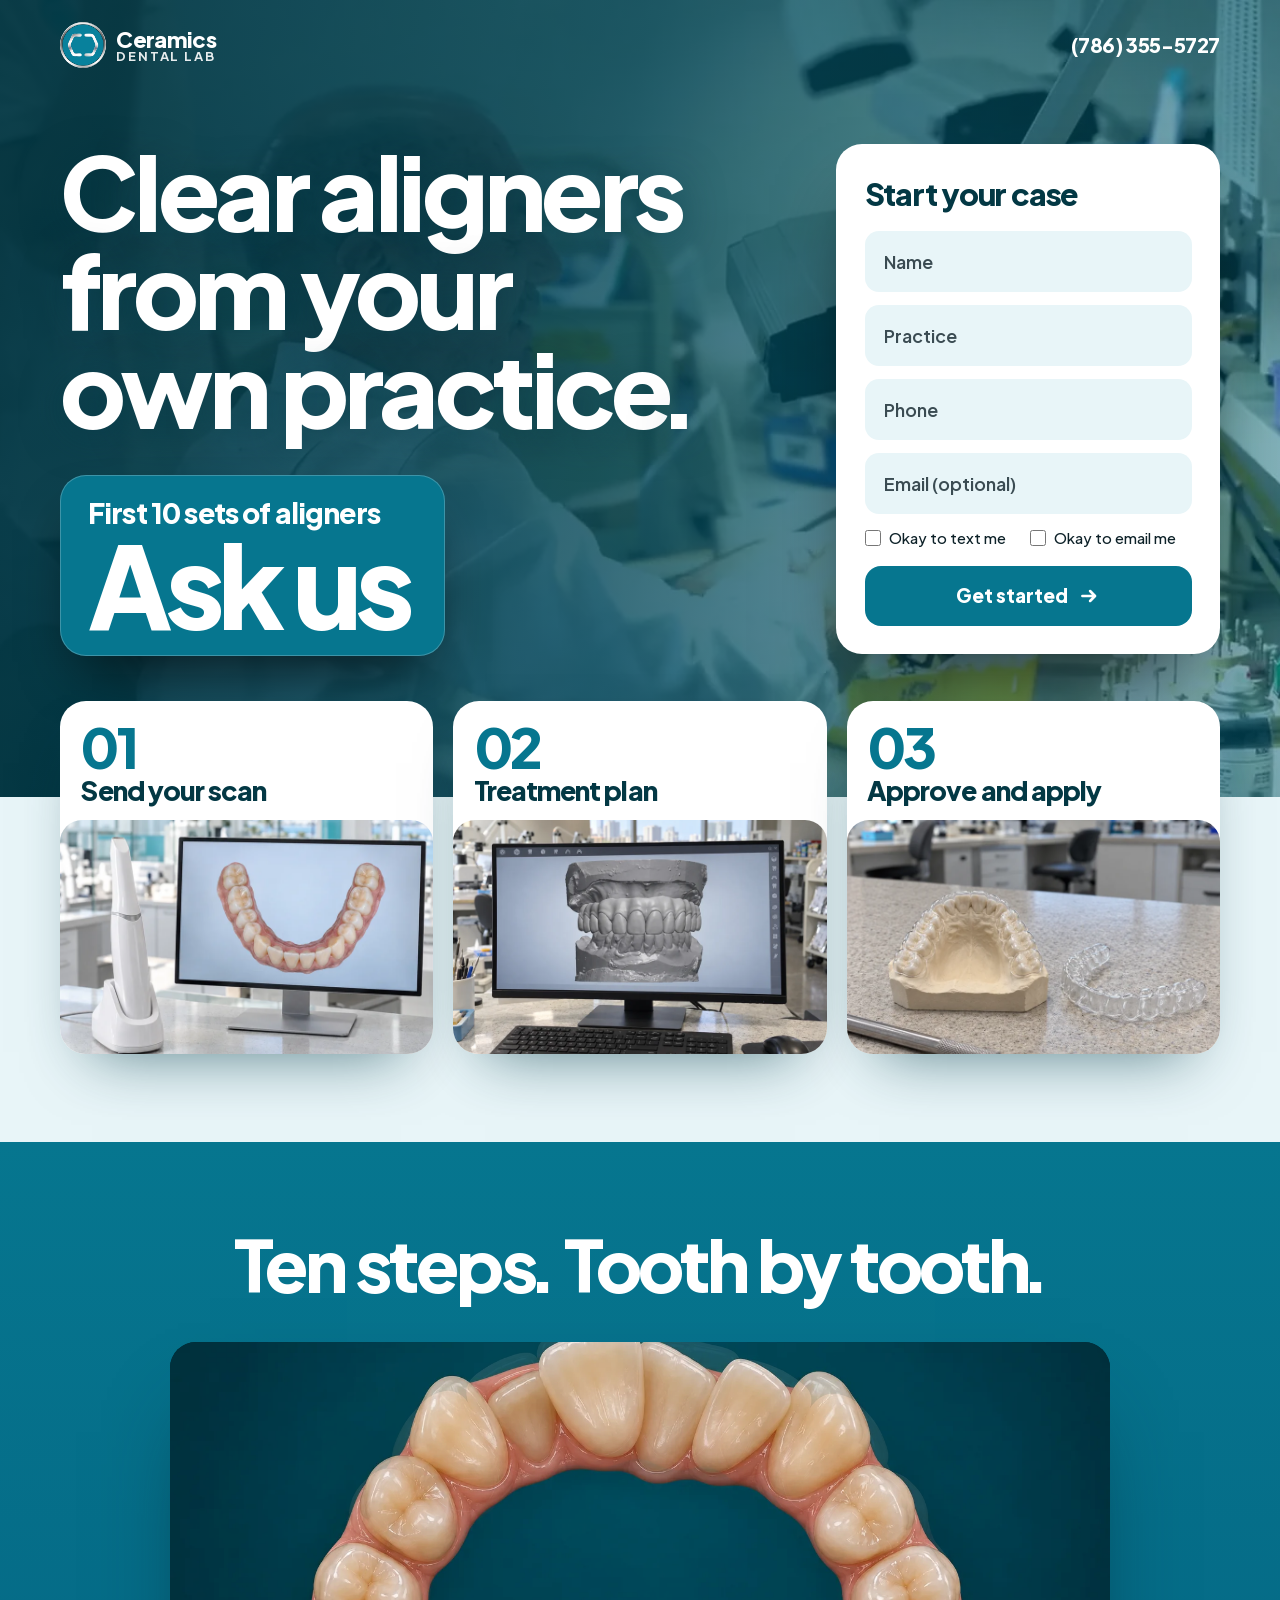
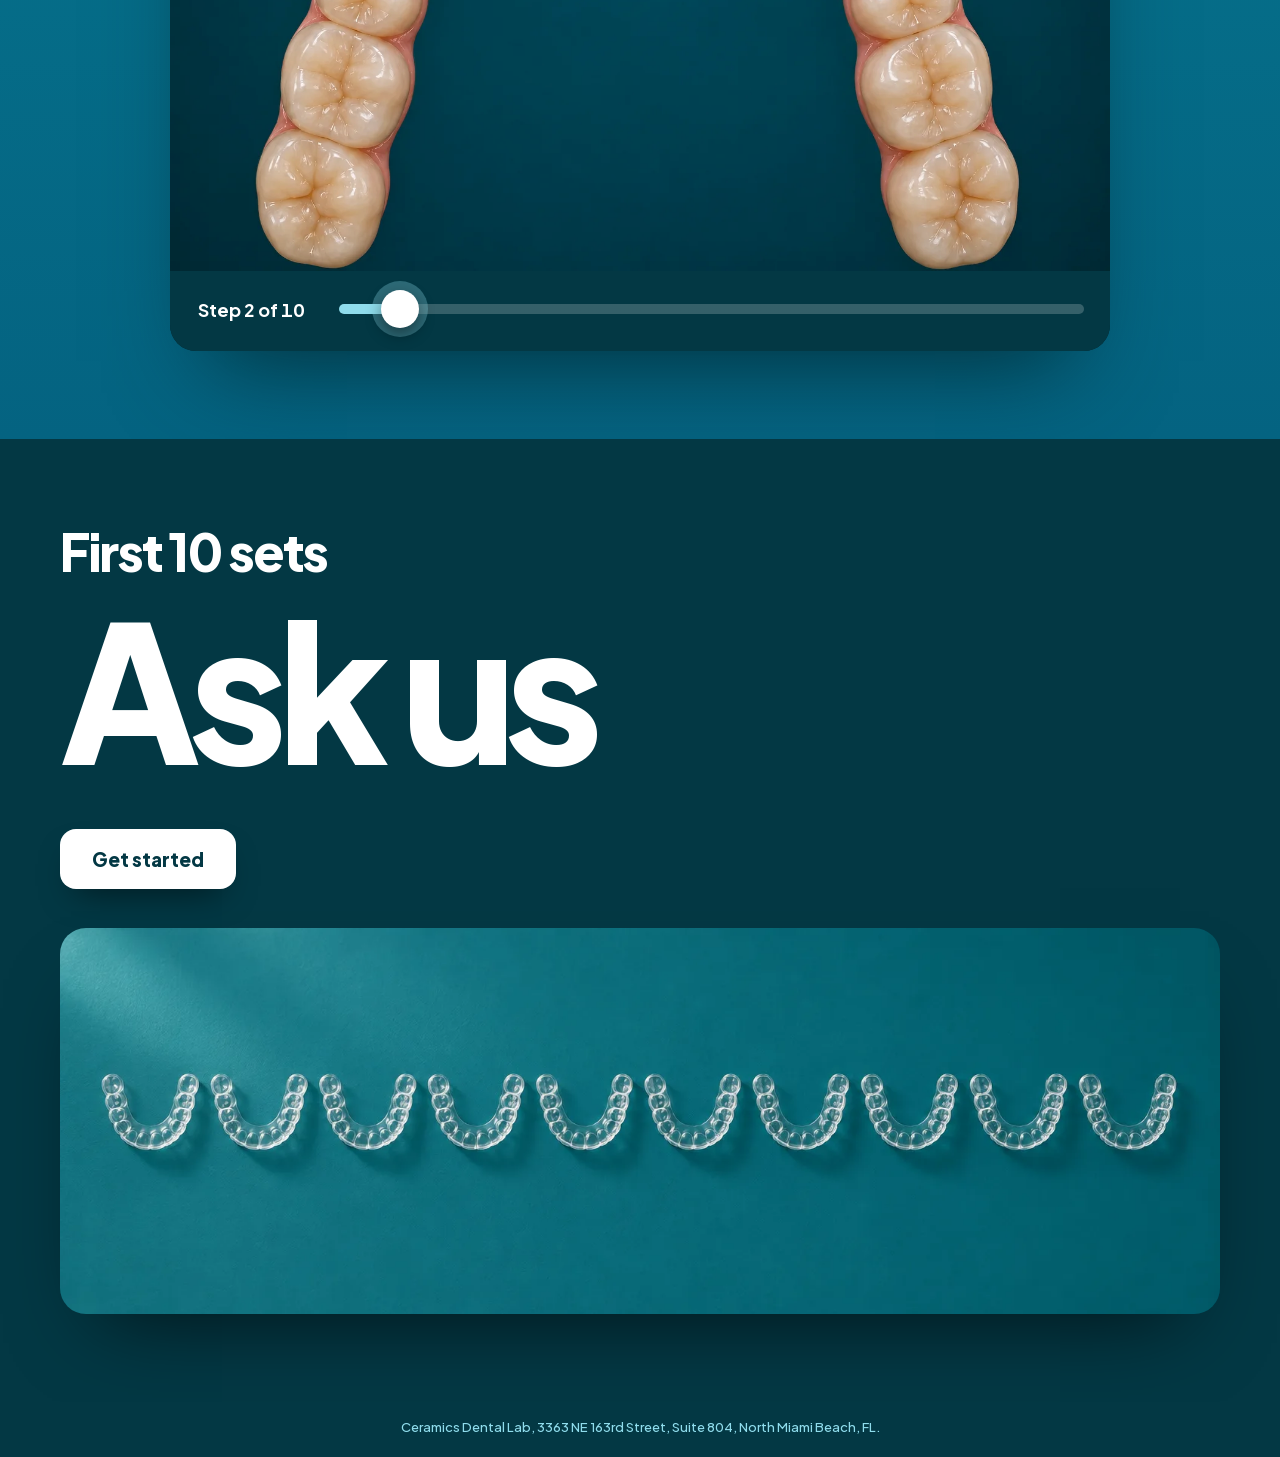
<file: aligner.html>
<!DOCTYPE html>
<html lang="en" data-api="https://ceramics-dental-lab-offers.netlify.app">
<head>
<meta charset="utf-8">
<meta name="viewport" content="width=device-width, initial-scale=1">
<meta name="robots" content="noindex">
<title>Clear aligners for your practice | Ceramics Dental Lab</title>
<meta name="description" content="Clear aligners for your practice. Ceramics Dental Lab, North Miami Beach. (786) 355-5727.">
<meta property="og:title" content="Clear aligners from your own practice.">
<meta property="og:description" content="Clear aligners for your practice. Ceramics Dental Lab, North Miami Beach.">
<meta property="og:image" content="https://muves-studio.github.io/ceramics-dental-lab-offers/img/lab-aligners.jpg">
<meta property="og:type" content="website">
<link rel="preload" href="fonts/PlusJakartaSans-latin.woff2" as="font" type="font/woff2" crossorigin>
<link rel="icon" href="img/logo-mark.png">
<link rel="stylesheet" href="page.css?v=11181540">
</head>
<body class="lay-film" data-page="aligner">
<!-- Built by tools/build.py. Edit the PAGES entry there, not this file. -->
<main>

<section class="hero">
  <video class="hero-film" autoplay muted loop playsinline poster="video/lab-poster.webp" aria-hidden="true"><source src="video/lab.mp4" type="video/mp4"></video>
  <header class="top">
    <a class="brand" href="#start" aria-label="Ceramics Dental Lab"><img src="img/logo-mark.png" alt="" width="46" height="46"><span><b>Ceramics</b><i>Dental Lab</i></span></a>
    <a class="call" href="tel:+17863555727">(786) 355-5727</a>
  </header>
  <div class="hero-in">
    <div class="hero-copy">
      <h1>Clear aligners from your own practice<span class="pu">.</span></h1>
      <a class="deal word" href="#start"><span>First 10 sets of aligners</span><strong>Ask us</strong></a>
    </div>
    <form class="form" id="start" novalidate>
      <p class="form-title">Start your case</p>
      <input type="hidden" name="interest" value="aligner">
      <label><span>Your name</span><input name="name" autocomplete="name" placeholder="Name" required><em class="err" id="err-name" hidden></em></label>
      <label><span>Practice</span><input name="practice" autocomplete="organization" placeholder="Practice" required><em class="err" id="err-practice" hidden></em></label>
      <label><span>Phone</span><input name="phone" type="tel" inputmode="tel" autocomplete="tel" placeholder="Phone" required><em class="err" id="err-phone" hidden></em></label>
      <label><span>Email</span><input name="email" type="email" inputmode="email" autocomplete="email" placeholder="Email (optional)"></label>
      <div class="ticks">
        <label class="tick"><input type="checkbox" name="text_ok"><b>Okay to text me</b></label>
        <label class="tick"><input type="checkbox" name="email_ok"><b>Okay to email me</b></label>
      </div>
      <button class="btn" type="submit">Get started <svg viewBox="0 0 20 20" aria-hidden="true"><path d="M4 10h11M11 5.5 15.5 10 11 14.5" fill="none" stroke="currentColor" stroke-width="2.4" stroke-linecap="round" stroke-linejoin="round"/></svg></button>
      <p class="form-done" role="status" hidden></p>
    </form>
    <template id="next">
      <div class="next" role="status">
        <p class="form-title">You're in.</p>
        <p class="next-call">Carlos will call <b data-phone></b></p>
        <p class="next-q">Which scanner do you use?</p>
        <div class="scanners"><button type="button" data-scanner="iTero">iTero</button><button type="button" data-scanner="3Shape TRIOS">3Shape TRIOS</button><button type="button" data-scanner="Medit">Medit</button><button type="button" data-scanner="Dexis / Carestream">Dexis / Carestream</button><button type="button" data-scanner="CEREC">CEREC</button><button type="button" data-scanner="No scanner">No scanner</button></div>
        <ol class="how" hidden></ol>
        <a class="btn" href="tel:+17863555727">Call (786) 355-5727</a>
      </div>
    </template>
    
  </div>
</section>

<section class="steps"><a class="step reveal" href="#start"><b>01</b><span>Send your scan</span><img src="img/scan.webp" alt="" loading="lazy"></a><a class="step reveal" href="#start"><b>02</b><span>Treatment plan</span><img src="img/lab-design.webp" alt="" loading="lazy"></a><a class="step reveal" href="#start"><b>03</b><span>Approve and apply</span><img src="img/lab-aligners.webp" alt="" loading="lazy"></a></section>

<section class="move">
  <h2 class="reveal">Ten steps<span class="pu">.</span> Tooth by tooth<span class="pu">.</span></h2>
  <div class="viewer reveal">
    <div class="frames" role="img" aria-label="An upper arch moving from crowded to aligned">
      <img src="img/arch-01.webp" alt="" loading="lazy"><img src="img/arch-05.webp" alt="" loading="lazy"><img src="img/arch-10.webp" alt="" loading="lazy">
    </div>
    <div class="scrubber"><b data-step>Step 1 of 10</b><input type="range" min="0" max="100" value="0" aria-label="Drag to move the teeth from step 1 to step 10"></div>
  </div>
</section>

<section class="offer framed">
  <img class="offer-photo recolor" src="img/steps.webp" alt="" loading="lazy">
  <div class="offer-in reveal">
    <h2>First 10 sets</h2>
    <p class="big word">Ask us</p>
    
    <a class="btn light" href="#start">Get started</a>
  </div>
</section>

</main>
<footer class="foot">Ceramics Dental Lab, 3363 NE 163rd Street, Suite 804, North Miami Beach, FL.</footer>
<script src="page.js?v=11181540"></script>
</body>
</html>
</file>
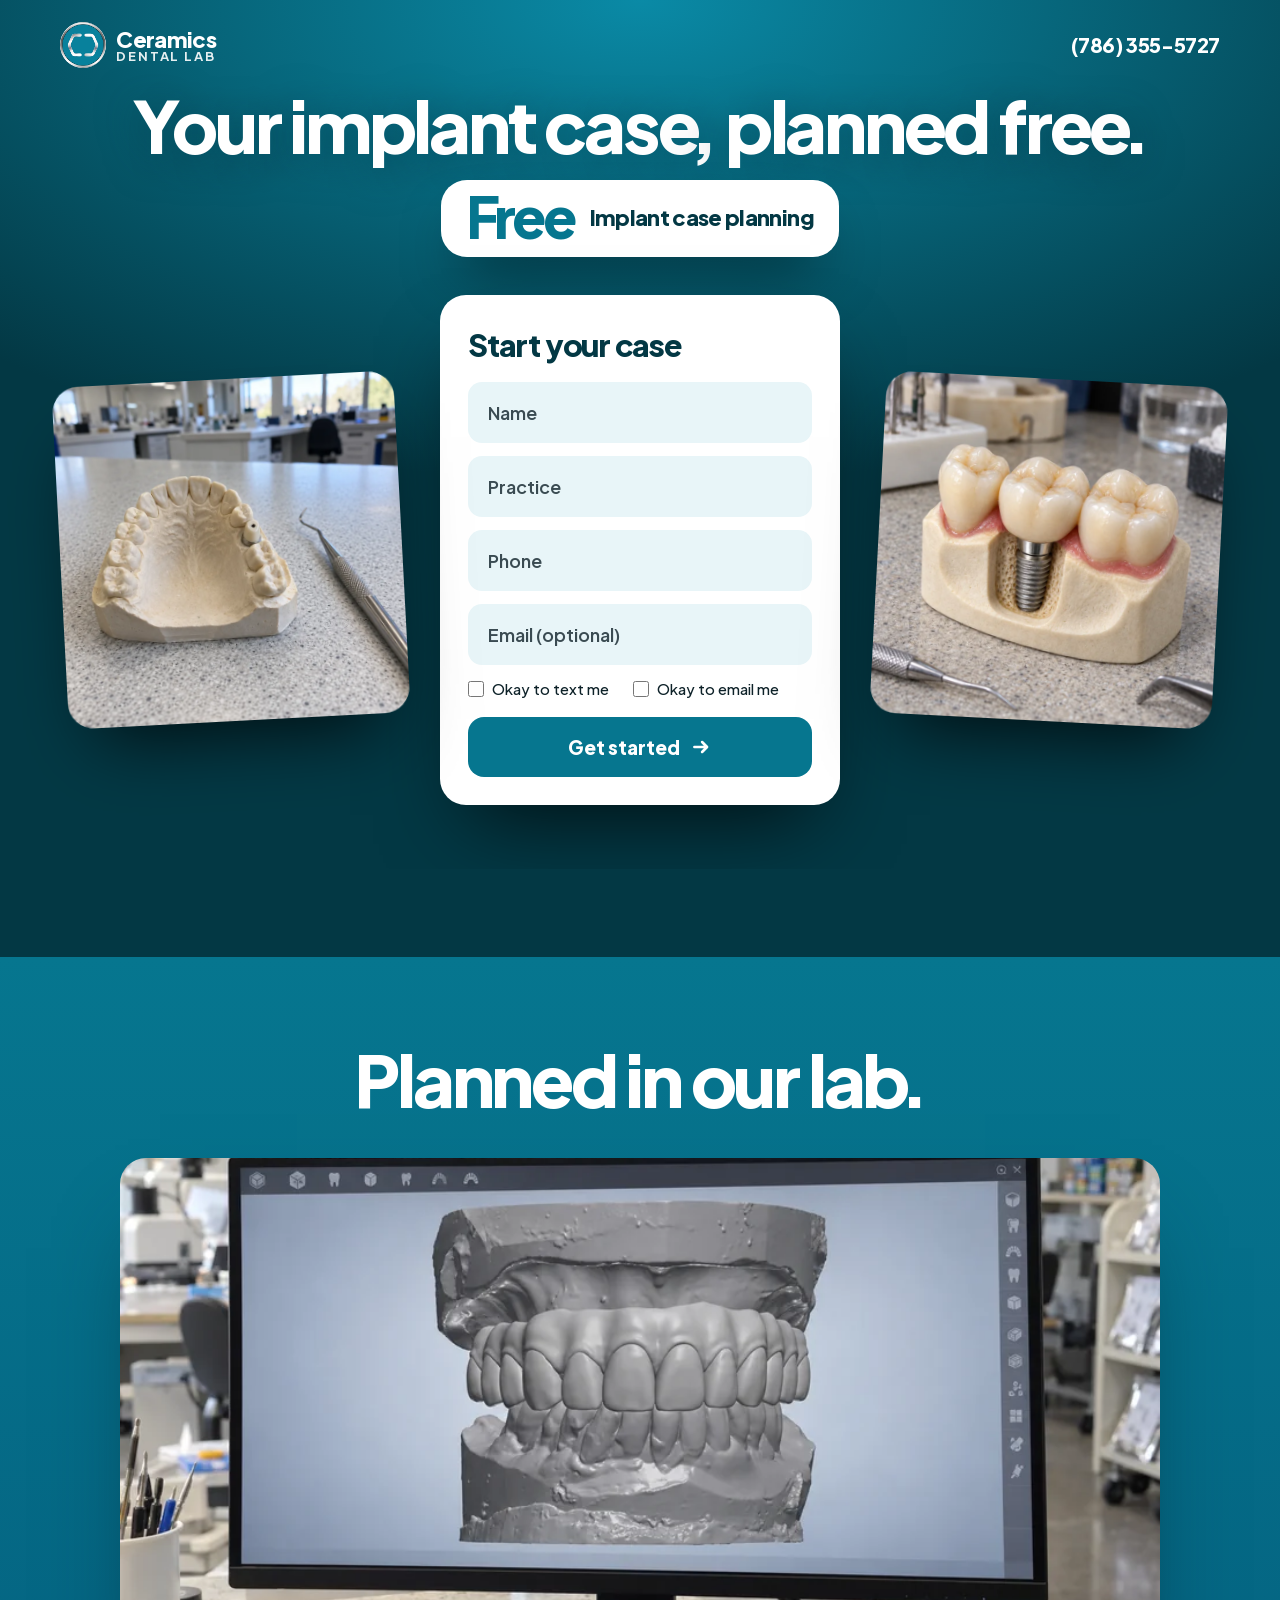
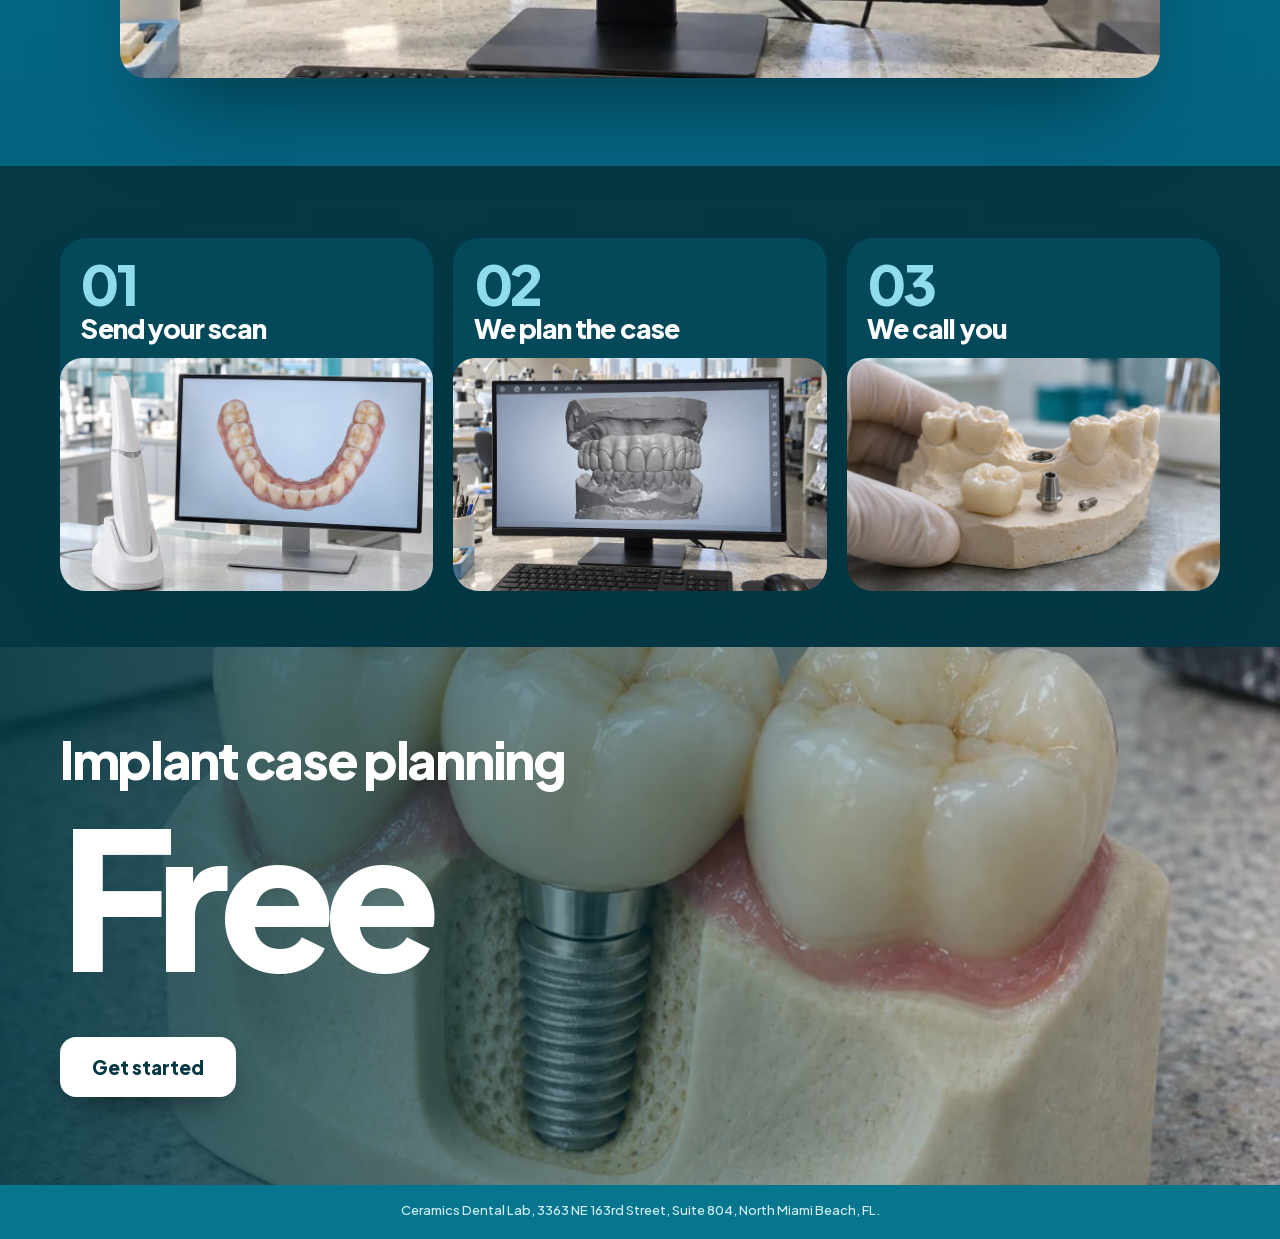
<file: implants.html>
<!DOCTYPE html>
<html lang="en" data-api="https://ceramics-dental-lab-offers.netlify.app">
<head>
<meta charset="utf-8">
<meta name="viewport" content="width=device-width, initial-scale=1">
<meta name="robots" content="noindex">
<title>Free implant case planning | Ceramics Dental Lab</title>
<meta name="description" content="Free implant case planning. Ceramics Dental Lab, North Miami Beach. (786) 355-5727.">
<meta property="og:title" content="Your implant case, planned free.">
<meta property="og:description" content="Free implant case planning. Ceramics Dental Lab, North Miami Beach.">
<meta property="og:image" content="https://muves-studio.github.io/ceramics-dental-lab-offers/img/lab-implants.jpg">
<meta property="og:type" content="website">
<link rel="preload" href="fonts/PlusJakartaSans-latin.woff2" as="font" type="font/woff2" crossorigin>
<link rel="icon" href="img/logo-mark.png">
<link rel="stylesheet" href="page.css?v=11181540">
</head>
<body class="lay-dark" data-page="implants">
<!-- Built by tools/build.py. Edit the PAGES entry there, not this file. -->
<main>

<section class="hero">
  
  <header class="top">
    <a class="brand" href="#start" aria-label="Ceramics Dental Lab"><img src="img/logo-mark.png" alt="" width="46" height="46"><span><b>Ceramics</b><i>Dental Lab</i></span></a>
    <a class="call" href="tel:+17863555727">(786) 355-5727</a>
  </header>
  <div class="hero-in">
    <div class="hero-copy">
      <h1>Your implant case<span class="pu">,</span> planned free<span class="pu">.</span></h1>
      <a class="deal word" href="#start"><span>Implant case planning</span><strong>Free</strong></a>
    </div>
    <form class="form" id="start" novalidate>
      <p class="form-title">Start your case</p>
      <input type="hidden" name="interest" value="implants">
      <label><span>Your name</span><input name="name" autocomplete="name" placeholder="Name" required><em class="err" id="err-name" hidden></em></label>
      <label><span>Practice</span><input name="practice" autocomplete="organization" placeholder="Practice" required><em class="err" id="err-practice" hidden></em></label>
      <label><span>Phone</span><input name="phone" type="tel" inputmode="tel" autocomplete="tel" placeholder="Phone" required><em class="err" id="err-phone" hidden></em></label>
      <label><span>Email</span><input name="email" type="email" inputmode="email" autocomplete="email" placeholder="Email (optional)"></label>
      <div class="ticks">
        <label class="tick"><input type="checkbox" name="text_ok"><b>Okay to text me</b></label>
        <label class="tick"><input type="checkbox" name="email_ok"><b>Okay to email me</b></label>
      </div>
      <button class="btn" type="submit">Get started <svg viewBox="0 0 20 20" aria-hidden="true"><path d="M4 10h11M11 5.5 15.5 10 11 14.5" fill="none" stroke="currentColor" stroke-width="2.4" stroke-linecap="round" stroke-linejoin="round"/></svg></button>
      <p class="form-done" role="status" hidden></p>
    </form>
    <template id="next">
      <div class="next" role="status">
        <p class="form-title">You're in.</p>
        <p class="next-call">Carlos will call <b data-phone></b></p>
        <p class="next-q">Which scanner do you use?</p>
        <div class="scanners"><button type="button" data-scanner="iTero">iTero</button><button type="button" data-scanner="3Shape TRIOS">3Shape TRIOS</button><button type="button" data-scanner="Medit">Medit</button><button type="button" data-scanner="Dexis / Carestream">Dexis / Carestream</button><button type="button" data-scanner="CEREC">CEREC</button><button type="button" data-scanner="No scanner">No scanner</button></div>
        <ol class="how" hidden></ol>
        <a class="btn" href="tel:+17863555727">Call (786) 355-5727</a>
      </div>
    </template>
    <a class="side s1" href="#start"><img src="img/implant-model.webp" alt=""></a><a class="side s2" href="#start"><img src="img/lab-implants.webp" alt=""></a>
  </div>
</section>

<section class="move">
  <h2 class="reveal">Planned in our lab<span class="pu">.</span></h2>
  <a class="wide reveal" href="#start"><img src="img/lab-design.webp" alt="Planned in our lab." loading="lazy"></a>
</section>

<section class="steps"><a class="step reveal" href="#start"><b>01</b><span>Send your scan</span><img src="img/scan.webp" alt="" loading="lazy"></a><a class="step reveal" href="#start"><b>02</b><span>We plan the case</span><img src="img/lab-design.webp" alt="" loading="lazy"></a><a class="step reveal" href="#start"><b>03</b><span>We call you</span><img src="img/implant.webp" alt="" loading="lazy"></a></section>

<section class="offer">
  <img class="offer-photo" src="img/lab-implants.webp" alt="" loading="lazy">
  <div class="offer-in reveal">
    <h2>Implant case planning</h2>
    <p class="big word">Free</p>
    
    <a class="btn light" href="#start">Get started</a>
  </div>
</section>

</main>
<footer class="foot">Ceramics Dental Lab, 3363 NE 163rd Street, Suite 804, North Miami Beach, FL.</footer>
<script src="page.js?v=11181540"></script>
</body>
</html>
</file>
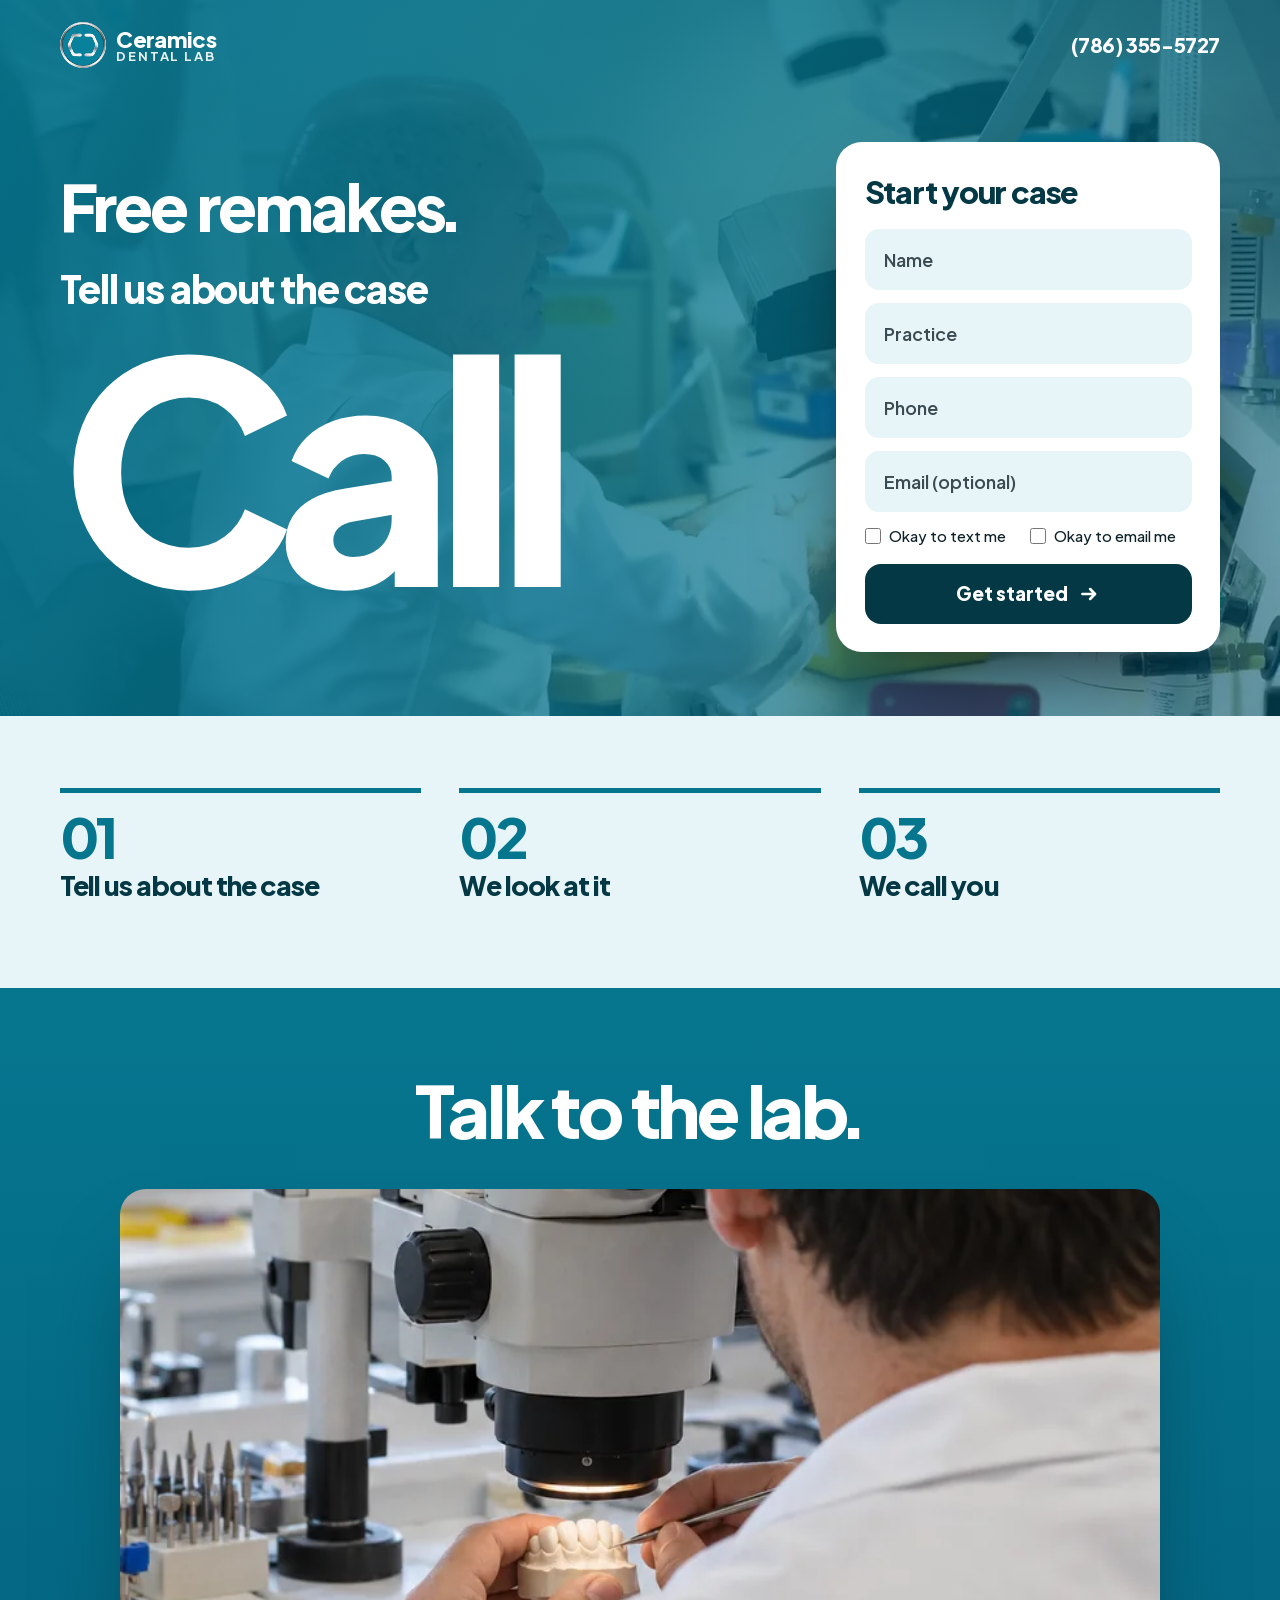
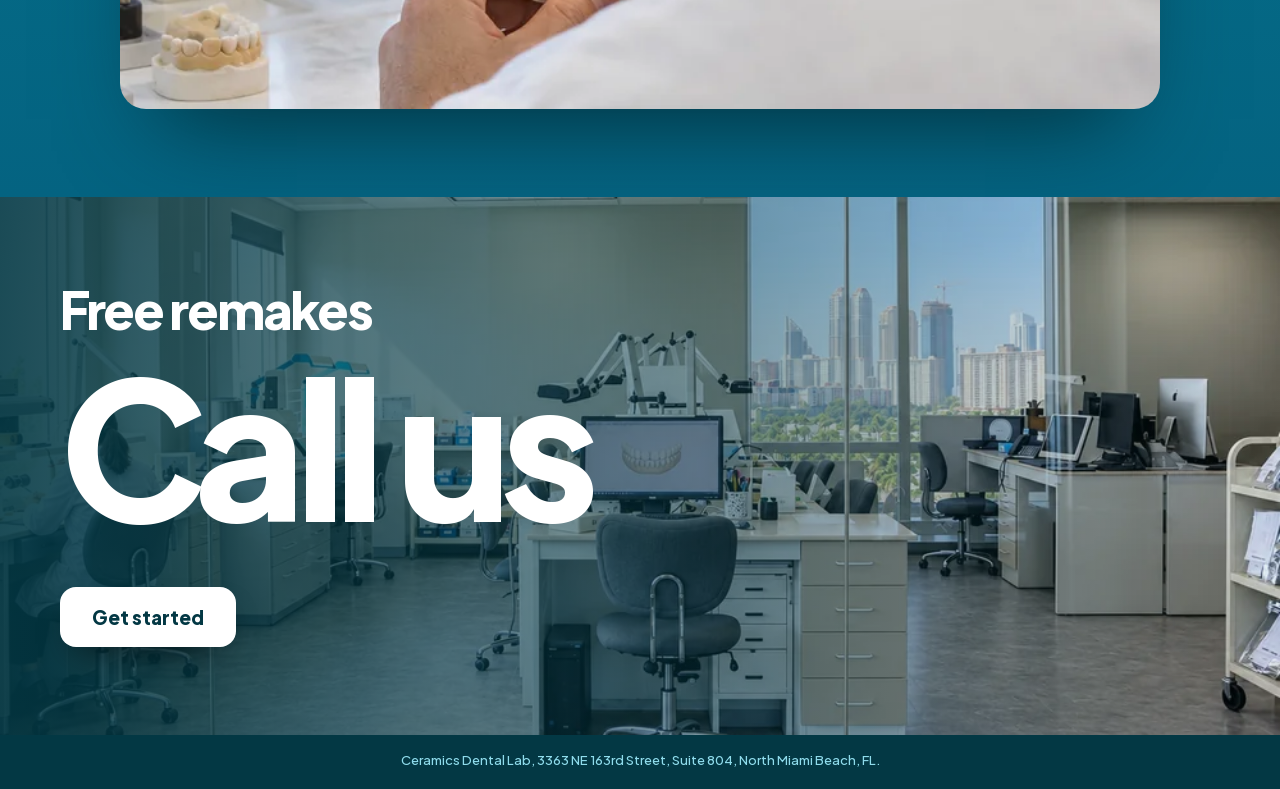
<file: remakes.html>
<!DOCTYPE html>
<html lang="en" data-api="https://ceramics-dental-lab-offers.netlify.app">
<head>
<meta charset="utf-8">
<meta name="viewport" content="width=device-width, initial-scale=1">
<meta name="robots" content="noindex">
<title>Free remakes | Ceramics Dental Lab</title>
<meta name="description" content="Free remakes. Ceramics Dental Lab, North Miami Beach. (786) 355-5727.">
<meta property="og:title" content="Free remakes.">
<meta property="og:description" content="Free remakes. Ceramics Dental Lab, North Miami Beach.">
<meta property="og:image" content="https://muves-studio.github.io/ceramics-dental-lab-offers/img/firing.jpg">
<meta property="og:type" content="website">
<link rel="preload" href="fonts/PlusJakartaSans-latin.woff2" as="font" type="font/woff2" crossorigin>
<link rel="icon" href="img/logo-mark.png">
<link rel="stylesheet" href="page.css?v=11181540">
</head>
<body class="lay-type" data-page="remakes">
<!-- Built by tools/build.py. Edit the PAGES entry there, not this file. -->
<main>

<section class="hero">
  <video class="hero-film" autoplay muted loop playsinline poster="video/lab-poster.webp" aria-hidden="true"><source src="video/lab.mp4" type="video/mp4"></video>
  <header class="top">
    <a class="brand" href="#start" aria-label="Ceramics Dental Lab"><img src="img/logo-mark.png" alt="" width="46" height="46"><span><b>Ceramics</b><i>Dental Lab</i></span></a>
    <a class="call" href="tel:+17863555727">(786) 355-5727</a>
  </header>
  <div class="hero-in">
    <div class="hero-copy">
      <h1>Free remakes<span class="pu">.</span></h1>
      <a class="deal word" href="#start"><span>Tell us about the case</span><strong>Call</strong></a>
    </div>
    <form class="form" id="start" novalidate>
      <p class="form-title">Start your case</p>
      <input type="hidden" name="interest" value="remakes">
      <label><span>Your name</span><input name="name" autocomplete="name" placeholder="Name" required><em class="err" id="err-name" hidden></em></label>
      <label><span>Practice</span><input name="practice" autocomplete="organization" placeholder="Practice" required><em class="err" id="err-practice" hidden></em></label>
      <label><span>Phone</span><input name="phone" type="tel" inputmode="tel" autocomplete="tel" placeholder="Phone" required><em class="err" id="err-phone" hidden></em></label>
      <label><span>Email</span><input name="email" type="email" inputmode="email" autocomplete="email" placeholder="Email (optional)"></label>
      <div class="ticks">
        <label class="tick"><input type="checkbox" name="text_ok"><b>Okay to text me</b></label>
        <label class="tick"><input type="checkbox" name="email_ok"><b>Okay to email me</b></label>
      </div>
      <button class="btn" type="submit">Get started <svg viewBox="0 0 20 20" aria-hidden="true"><path d="M4 10h11M11 5.5 15.5 10 11 14.5" fill="none" stroke="currentColor" stroke-width="2.4" stroke-linecap="round" stroke-linejoin="round"/></svg></button>
      <p class="form-done" role="status" hidden></p>
    </form>
    <template id="next">
      <div class="next" role="status">
        <p class="form-title">You're in.</p>
        <p class="next-call">Carlos will call <b data-phone></b></p>
        <p class="next-q">Which scanner do you use?</p>
        <div class="scanners"><button type="button" data-scanner="iTero">iTero</button><button type="button" data-scanner="3Shape TRIOS">3Shape TRIOS</button><button type="button" data-scanner="Medit">Medit</button><button type="button" data-scanner="Dexis / Carestream">Dexis / Carestream</button><button type="button" data-scanner="CEREC">CEREC</button><button type="button" data-scanner="No scanner">No scanner</button></div>
        <ol class="how" hidden></ol>
        <a class="btn" href="tel:+17863555727">Call (786) 355-5727</a>
      </div>
    </template>
    
  </div>
</section>

<section class="steps line"><a class="step reveal" href="#start"><b>01</b><span>Tell us about the case</span></a><a class="step reveal" href="#start"><b>02</b><span>We look at it</span></a><a class="step reveal" href="#start"><b>03</b><span>We call you</span></a></section>

<section class="move">
  <h2 class="reveal">Talk to the lab<span class="pu">.</span></h2>
  <a class="wide reveal" href="#start"><img src="img/lab-technician.webp" alt="Talk to the lab." loading="lazy"></a>
</section>

<section class="offer">
  <img class="offer-photo" src="img/lab-floor.webp" alt="" loading="lazy">
  <div class="offer-in reveal">
    <h2>Free remakes</h2>
    <p class="big word">Call us</p>
    
    <a class="btn light" href="#start">Get started</a>
  </div>
</section>

</main>
<footer class="foot">Ceramics Dental Lab, 3363 NE 163rd Street, Suite 804, North Miami Beach, FL.</footer>
<script src="page.js?v=11181540"></script>
</body>
</html>
</file>
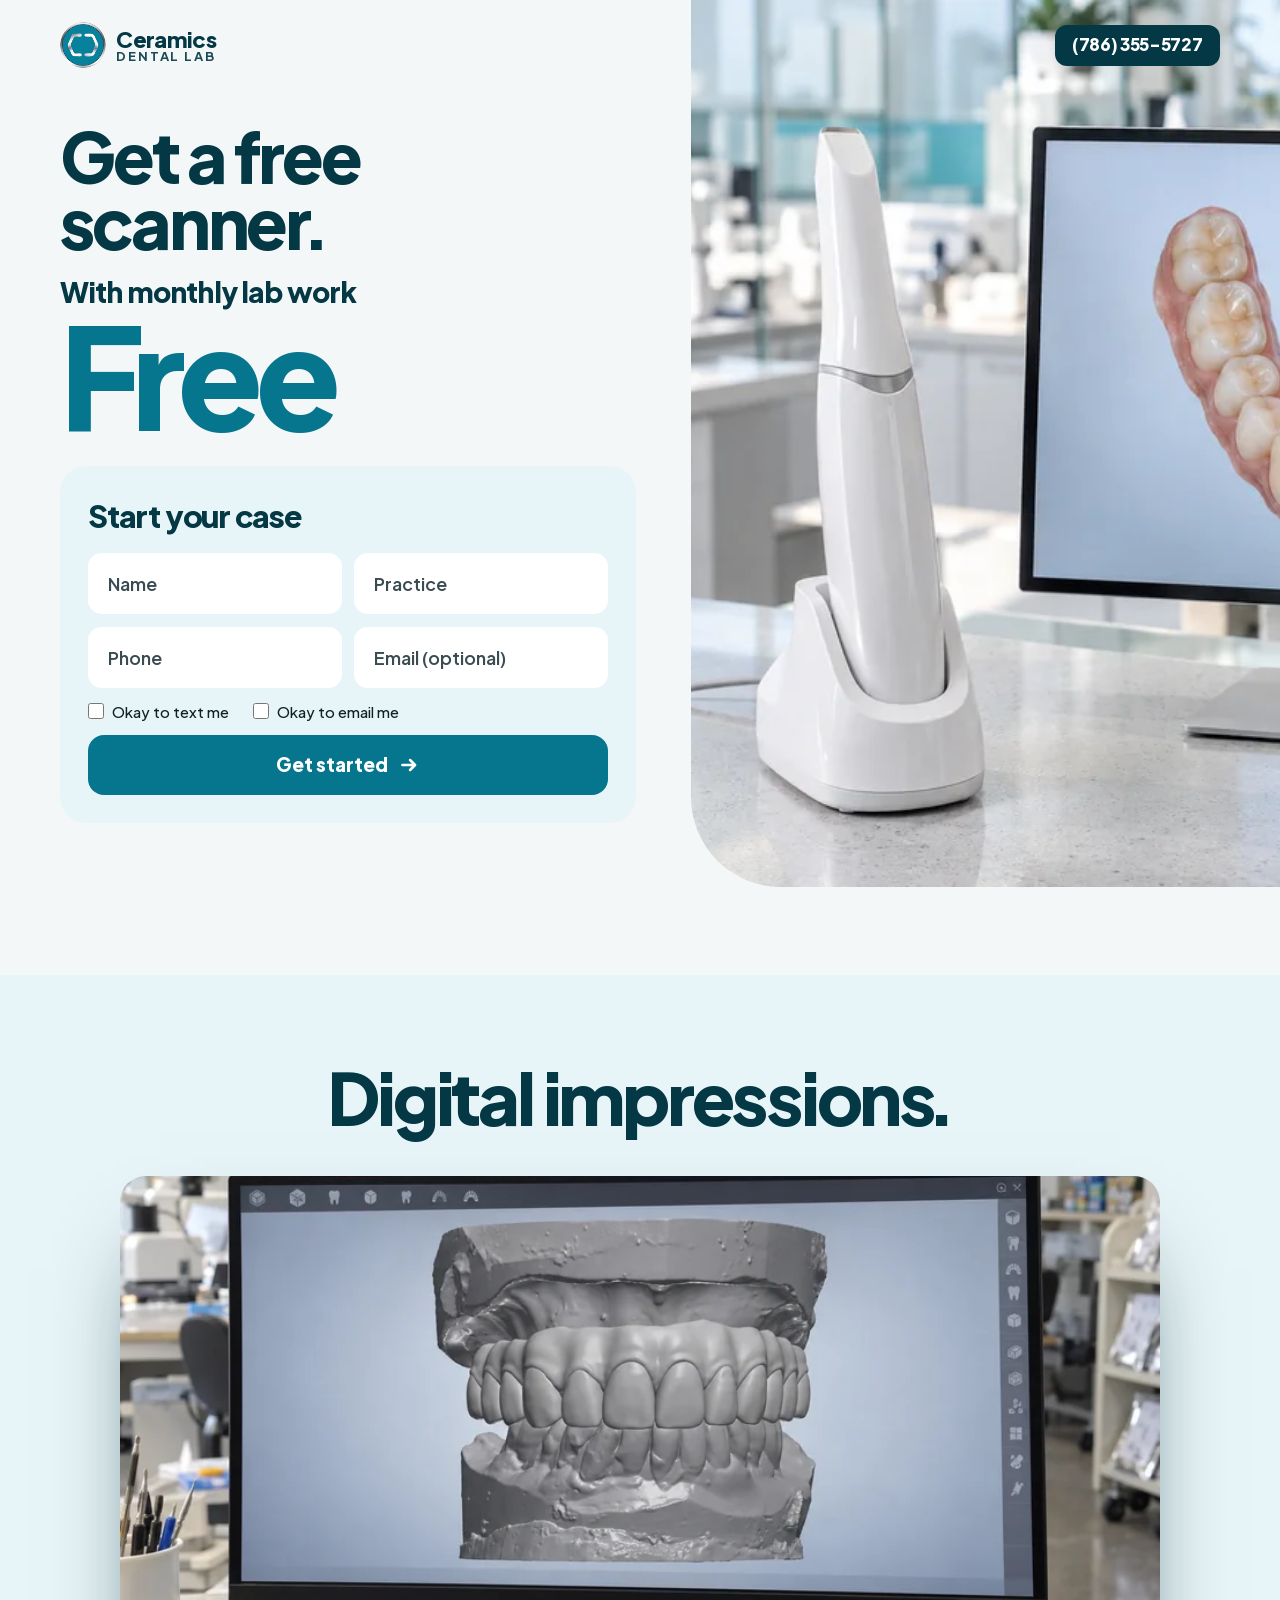
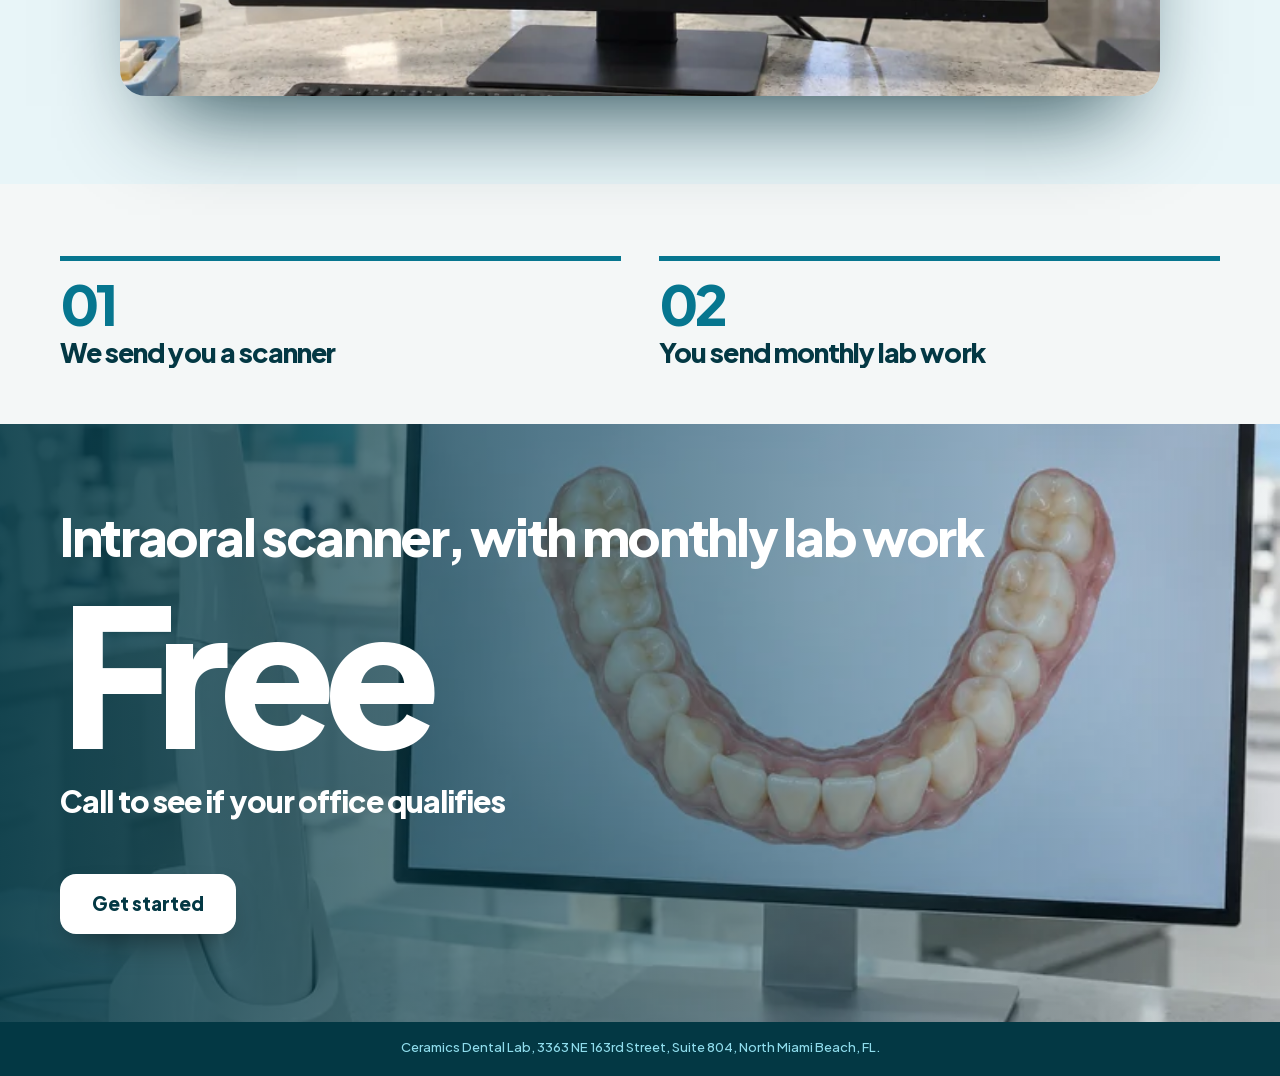
<file: scanner.html>
<!DOCTYPE html>
<html lang="en" data-api="https://ceramics-dental-lab-offers.netlify.app">
<head>
<meta charset="utf-8">
<meta name="viewport" content="width=device-width, initial-scale=1">
<meta name="robots" content="noindex">
<title>A free intraoral scanner with monthly lab work | Ceramics Dental Lab</title>
<meta name="description" content="A free intraoral scanner with monthly lab work. Ceramics Dental Lab, North Miami Beach. (786) 355-5727.">
<meta property="og:title" content="Get a free scanner.">
<meta property="og:description" content="A free intraoral scanner with monthly lab work. Ceramics Dental Lab, North Miami Beach.">
<meta property="og:image" content="https://muves-studio.github.io/ceramics-dental-lab-offers/img/scan.jpg">
<meta property="og:type" content="website">
<link rel="preload" href="fonts/PlusJakartaSans-latin.woff2" as="font" type="font/woff2" crossorigin>
<link rel="icon" href="img/logo-mark.png">
<link rel="stylesheet" href="page.css?v=11181540">
</head>
<body class="lay-split" data-page="scanner">
<!-- Built by tools/build.py. Edit the PAGES entry there, not this file. -->
<main>

<section class="hero">
  <img class="hero-film" src="img/scan.webp" alt="" fetchpriority="high">
  <header class="top">
    <a class="brand" href="#start" aria-label="Ceramics Dental Lab"><img src="img/logo-mark.png" alt="" width="46" height="46"><span><b>Ceramics</b><i>Dental Lab</i></span></a>
    <a class="call" href="tel:+17863555727">(786) 355-5727</a>
  </header>
  <div class="hero-in">
    <div class="hero-copy">
      <h1>Get a free scanner<span class="pu">.</span></h1>
      <a class="deal word" href="#start"><span>With monthly lab work</span><strong>Free</strong></a>
    </div>
    <form class="form" id="start" novalidate>
      <p class="form-title">Start your case</p>
      <input type="hidden" name="interest" value="scanner">
      <label><span>Your name</span><input name="name" autocomplete="name" placeholder="Name" required><em class="err" id="err-name" hidden></em></label>
      <label><span>Practice</span><input name="practice" autocomplete="organization" placeholder="Practice" required><em class="err" id="err-practice" hidden></em></label>
      <label><span>Phone</span><input name="phone" type="tel" inputmode="tel" autocomplete="tel" placeholder="Phone" required><em class="err" id="err-phone" hidden></em></label>
      <label><span>Email</span><input name="email" type="email" inputmode="email" autocomplete="email" placeholder="Email (optional)"></label>
      <div class="ticks">
        <label class="tick"><input type="checkbox" name="text_ok"><b>Okay to text me</b></label>
        <label class="tick"><input type="checkbox" name="email_ok"><b>Okay to email me</b></label>
      </div>
      <button class="btn" type="submit">Get started <svg viewBox="0 0 20 20" aria-hidden="true"><path d="M4 10h11M11 5.5 15.5 10 11 14.5" fill="none" stroke="currentColor" stroke-width="2.4" stroke-linecap="round" stroke-linejoin="round"/></svg></button>
      <p class="form-done" role="status" hidden></p>
    </form>
    <template id="next">
      <div class="next" role="status">
        <p class="form-title">You're in.</p>
        <p class="next-call">Carlos will call <b data-phone></b></p>
        <p class="next-q">Which scanner do you use?</p>
        <div class="scanners"><button type="button" data-scanner="iTero">iTero</button><button type="button" data-scanner="3Shape TRIOS">3Shape TRIOS</button><button type="button" data-scanner="Medit">Medit</button><button type="button" data-scanner="Dexis / Carestream">Dexis / Carestream</button><button type="button" data-scanner="CEREC">CEREC</button><button type="button" data-scanner="No scanner">No scanner</button></div>
        <ol class="how" hidden></ol>
        <a class="btn" href="tel:+17863555727">Call (786) 355-5727</a>
      </div>
    </template>
    
  </div>
</section>

<section class="move">
  <h2 class="reveal">Digital impressions<span class="pu">.</span></h2>
  <a class="wide reveal" href="#start"><img src="img/lab-design.webp" alt="Digital impressions." loading="lazy"></a>
</section>

<section class="steps line"><a class="step reveal" href="#start"><b>01</b><span>We send you a scanner</span></a><a class="step reveal" href="#start"><b>02</b><span>You send monthly lab work</span></a></section>

<section class="offer">
  <img class="offer-photo" src="img/scan.webp" alt="" loading="lazy">
  <div class="offer-in reveal">
    <h2>Intraoral scanner, with monthly lab work</h2>
    <p class="big word">Free</p>
    <p class="offer-line">Call to see if your office qualifies</p>
    <a class="btn light" href="#start">Get started</a>
  </div>
</section>

</main>
<footer class="foot">Ceramics Dental Lab, 3363 NE 163rd Street, Suite 804, North Miami Beach, FL.</footer>
<script src="page.js?v=11181540"></script>
</body>
</html>
</file>
<file: page.css>
/* Ceramics Dental Lab offer pages (rebranded from the Custom Dental blue on 2026-11-10: the CRM and these
   offers are the lab's, so the pages use the lab site's own teal, tokens from theme/ccdl/assets/css/site.css).
   Built to the drawn reference in landing/comps/aligner-desktop.png: the lab's own film behind
   the offer, the form on the first screen, bold blue, one colour per headline, and no small
   lines under headlines (Reggie, 2026-11-10). */

@font-face { font-family: "Jakarta"; src: url(fonts/PlusJakartaSans-latin.woff2) format("woff2"); font-weight: 200 800; font-display: swap; }

:root {
  --navy: #033844; --blue: #06768F; --blue-dark: #046381; --sky: #8FDCEC;
  --pale: #E8F5F8; --field: #E8F5F8; --ink: #0E2229;
  --ease: cubic-bezier(0.23, 1, 0.32, 1);
  --wrap: 1240px; --gut: clamp(1rem, 4vw, 2.5rem); --r: 26px;
}
*, *::before, *::after { box-sizing: border-box; }
html { scroll-behavior: smooth; -webkit-text-size-adjust: 100%; }
body { margin: 0; font: 600 1.0625rem/1.4 "Jakarta", system-ui, sans-serif; color: var(--ink); background: var(--pale); -webkit-font-smoothing: antialiased; overflow-x: clip; }
img, video { display: block; max-width: 100%; }
h1, h2, p, ul { margin: 0; }
h1, h2 { font-weight: 800; letter-spacing: -0.045em; line-height: .96; text-wrap: balance; }
h2 { font-size: clamp(2.25rem, 5.6vw, 4.5rem); }
.pu { margin-left: -.1em; }   /* the final comma or full stop of a tightly tracked headline sits against the word, not a space away */
a { color: inherit; text-decoration: none; }
:where(a, button, input):focus-visible { outline: 3px solid var(--sky); outline-offset: 3px; border-radius: 12px; }

.btn { display: inline-flex; align-items: center; justify-content: center; gap: .6rem; font: inherit; font-weight: 800; font-size: 1.1875rem; color: #fff; background: var(--blue); border: 0; border-radius: 16px; padding: 1.05rem 2rem; cursor: pointer; transition: background .2s var(--ease), transform .16s var(--ease); }
.btn svg { width: 22px; height: 22px; transition: transform .25s var(--ease); }
.btn:hover { background: var(--blue-dark); }
.btn:hover svg { transform: translateX(5px); }
.btn:active { transform: scale(.97); }
.btn.light { background: #fff; color: var(--navy); box-shadow: 0 16px 34px -16px rgba(0, 0, 0, .65); }
.btn.light:hover { background: var(--pale); }

/* ---------- hero ---------- */
.hero { position: relative; display: flex; flex-direction: column; color: #fff; background: var(--navy); overflow: hidden; }
.hero-film { position: absolute; inset: 0; width: 100%; height: 100%; object-fit: cover; }
.hero::before { content: ""; position: absolute; inset: 0; z-index: 1; background: linear-gradient(95deg, rgba(3, 56, 68, .93) 0%, rgba(4, 73, 90, .8) 48%, rgba(6, 118, 143, .42) 100%); }
.top, .hero-in { position: relative; z-index: 2; width: 100%; max-width: var(--wrap); margin: 0 auto; padding-inline: var(--gut); }
.top { display: flex; align-items: center; justify-content: space-between; padding-block: 1.4rem; }
.brand { display: inline-flex; align-items: center; gap: .65rem; font-weight: 800; font-size: 1.25rem; letter-spacing: -0.03em; }
.brand img { width: 46px; height: 46px; border-radius: 50%; background: #fff; }
.brand span { display: grid; line-height: 1; } .brand b { font-size: 1.375rem; font-weight: 800; letter-spacing: -0.03em; } .brand i { font-style: normal; font-size: .8125rem; font-weight: 700; letter-spacing: .14em; text-transform: uppercase; opacity: .9; }
.call { font-weight: 800; font-size: 1.25rem; letter-spacing: -0.02em; }
.hero-in { display: grid; grid-template-columns: 1.3fr .7fr; gap: clamp(2rem, 5vw, 5rem); align-items: center; padding-block: clamp(1.5rem, 4vw, 3.5rem) clamp(7rem, 11vw, 9.5rem); }
.hero h1 { font-size: clamp(3.1rem, 8vw, 7.25rem); text-shadow: 0 6px 40px rgba(3, 56, 68, .5); }
.deal { display: inline-grid; margin-top: clamp(1.5rem, 3vw, 2.5rem); padding: 1.1rem 2.25rem 1.25rem 1.75rem; border-radius: var(--r); background: var(--blue); color: #fff; box-shadow: 0 30px 60px -24px rgba(0, 0, 0, .75), 0 0 0 1px rgba(255, 255, 255, .22) inset; transition: transform .3s var(--ease), background .2s var(--ease); }
.deal:hover { transform: translateY(-4px) scale(1.02); background: #0a8aa6; }
.deal span { font-weight: 800; font-size: clamp(1.25rem, 2.2vw, 1.875rem); letter-spacing: -0.03em; }
.deal strong { font-size: clamp(4.25rem, 9vw, 7.5rem); font-weight: 800; letter-spacing: -0.06em; line-height: .9; }

@keyframes rise { from { opacity: 0; transform: translateY(28px); } }
.hero h1, .deal, .hero .form { animation: rise 1s var(--ease) both; }
.deal { animation-delay: .12s; } .hero .form { animation-delay: .22s; }

/* ---------- form ---------- */
.form { display: grid; gap: .8rem; padding: clamp(1.4rem, 2.2vw, 2rem); border-radius: var(--r); background: #fff; color: var(--ink); box-shadow: 0 40px 80px -30px rgba(0, 0, 0, .75); scroll-margin-top: 5rem; }
.form-title { font-size: clamp(1.625rem, 2.4vw, 2.125rem); font-weight: 800; letter-spacing: -0.04em; color: var(--navy); margin-bottom: .2rem; }
.form label span { position: absolute; width: 1px; height: 1px; overflow: hidden; clip-path: inset(50%); }
.form input:not([type=hidden]):not([type=checkbox]) { font: inherit; font-size: 1.125rem; color: var(--ink); width: 100%; padding: 1rem 1.1rem; border: 2px solid transparent; border-radius: 14px; background: var(--field); transition: border-color .2s var(--ease), background .2s var(--ease); appearance: none; }
.form input::placeholder { color: #3A4B52; font-weight: 600; }
.form input:not([type=checkbox]):focus { outline: 0; border-color: var(--blue); background: #fff; }
.tick input:focus-visible { outline: 3px solid var(--blue); outline-offset: 2px; border-radius: 2px; }
.form .bad:focus { box-shadow: 0 0 0 3px var(--sky); }
.err[hidden] { display: none; }
.err { display: block; margin: .3rem .2rem 0; font-style: normal; font-weight: 700; font-size: .9375rem; line-height: 1.25; color: #b3261e; }
.form-done a { color: var(--blue-dark); text-decoration: underline; text-underline-offset: 3px; }
.form .bad { border-color: #c0392b !important; }
.form .btn { margin-top: .3rem; }
.form-done { font-weight: 800; color: var(--navy); text-align: center; }

.ticks { display: flex; flex-wrap: wrap; gap: .35rem 1.5rem; }
.tick { display: inline-flex; align-items: center; gap: .5rem; white-space: nowrap; cursor: pointer; font-size: .9375rem; font-weight: 500; color: var(--ink); }
.tick input { appearance: auto; -webkit-appearance: checkbox; flex: none; width: 16px; height: 16px; margin: 0; padding: 0; border: 0; border-radius: 0; background: none; accent-color: var(--blue); cursor: pointer; }
.tick b { font-weight: 500; }
/* after sign-up: who calls, and how to send the first case from their scanner */
.form.done { display: block !important; text-align: left; }
.next { display: grid; gap: .8rem; animation: rise .7s var(--ease) both; color: var(--ink); }
.next-call { font-size: 1.1875rem; font-weight: 700; color: var(--navy); } .next-call b { font-weight: 800; white-space: nowrap; }
.next-q { font-weight: 800; font-size: 1.125rem; color: var(--navy); margin-top: .3rem; }
.scanners { display: flex; flex-wrap: wrap; gap: .5rem; }
.scanners button { font: inherit; font-weight: 600; font-size: .9375rem; padding: .5rem .85rem; border-radius: 8px; border: 1px solid #9fb8c0; background: #fff; color: var(--blue-dark); cursor: pointer; transition: background .15s var(--ease), color .15s var(--ease), transform .15s var(--ease); }
.scanners button:hover { background: var(--pale); } .scanners button:active { transform: scale(.96); }
.scanners button.on { background: var(--blue); color: #fff; }
.how { margin: 0; padding: .9rem 1rem .9rem 2.4rem; border-radius: 14px; background: var(--field); font-weight: 700; color: var(--navy); display: grid; gap: .35rem; }
.how li::marker { color: var(--blue); font-weight: 800; }

/* ---------- three steps, lifted over the hero's edge ---------- */
.steps { position: relative; z-index: 3; max-width: var(--wrap); margin: clamp(2.5rem, 6vw, 4.5rem) auto 0; padding-inline: var(--gut); display: grid; grid-template-columns: repeat(3, 1fr); gap: clamp(.6rem, 1.6vw, 1.25rem); }
.step { display: grid; grid-template-rows: auto auto 1fr; padding: clamp(.9rem, 1.6vw, 1.4rem) clamp(.9rem, 1.6vw, 1.4rem) 0; border-radius: var(--r); background: #fff; overflow: hidden; box-shadow: 0 30px 60px -32px rgba(3, 56, 68, .65); transition: transform .35s var(--ease), box-shadow .35s var(--ease), opacity .9s var(--ease); }
.step:hover { transform: translateY(-8px); box-shadow: 0 44px 70px -30px rgba(3, 56, 68, .75); }
.step b { font-size: clamp(2rem, 4.4vw, 3.5rem); font-weight: 800; letter-spacing: -0.05em; line-height: .9; color: var(--blue); }
.step span { font-size: clamp(1.0625rem, 2.1vw, 1.75rem); font-weight: 800; letter-spacing: -0.035em; line-height: 1.1; color: var(--navy); margin: .3rem 0 .9rem; }
.step img { width: calc(100% + 2 * clamp(.9rem, 1.6vw, 1.4rem)); max-width: none; margin-inline: calc(-1 * clamp(.9rem, 1.6vw, 1.4rem)); height: auto; aspect-ratio: 16 / 10; object-fit: cover; border-radius: 22px 22px 0 0; align-self: end; }
.step:nth-child(2) { transition-delay: .08s; } .step:nth-child(3) { transition-delay: .16s; }

/* ---------- the teeth you can move ---------- */
.move { margin-top: clamp(3rem, 7vw, 5.5rem); padding: clamp(3rem, 7vw, 5.5rem) var(--gut); background: linear-gradient(180deg, var(--blue) 0%, var(--blue-dark) 100%); color: #fff; text-align: center; }
.viewer { max-width: 940px; margin: clamp(1.5rem, 3.5vw, 2.75rem) auto 0; border-radius: var(--r); overflow: hidden; background: #01262f; box-shadow: 0 50px 90px -40px rgba(2, 42, 51, .9); }
.frames { position: relative; aspect-ratio: 16 / 9; }
.frames img { position: absolute; inset: 0; width: 100%; height: 100%; object-fit: cover; }
.frames img + img { opacity: 0; }
.scrubber { display: grid; grid-template-columns: auto 1fr; align-items: center; gap: 1.25rem; padding: 1rem 1.75rem 1.25rem; background: var(--navy); font-weight: 800; font-size: 1.125rem; font-variant-numeric: tabular-nums; }
.scrubber b:first-child { min-width: 6.6em; text-align: left; }
.scrubber input { -webkit-appearance: none; appearance: none; width: 100%; height: 40px; background: transparent; cursor: grab; }
.scrubber input::-webkit-slider-runnable-track { height: 10px; border-radius: 10px; background: linear-gradient(90deg, var(--sky) var(--p, 0%), rgba(255, 255, 255, .2) var(--p, 0%)); }
.scrubber input::-moz-range-track { height: 10px; border-radius: 10px; background: rgba(255, 255, 255, .2); }
.scrubber input::-moz-range-progress { height: 10px; border-radius: 10px; background: var(--sky); }
.scrubber input::-webkit-slider-thumb { -webkit-appearance: none; width: 38px; height: 38px; margin-top: -14px; border-radius: 50%; background: #fff; border: 0; box-shadow: 0 6px 16px rgba(0, 0, 0, .45), 0 0 0 9px rgba(143, 220, 236, .3); transition: transform .15s var(--ease); }
.scrubber input::-moz-range-thumb { width: 38px; height: 38px; border-radius: 50%; background: #fff; border: 0; box-shadow: 0 6px 16px rgba(0, 0, 0, .45); }
.scrubber input:active { cursor: grabbing; }
.scrubber input:active::-webkit-slider-thumb { transform: scale(1.12); }

/* a wide photo, or three picture cards, in place of the teeth on the other pages */
.wide { display: block; max-width: 1040px; margin: clamp(1.5rem, 3.5vw, 2.75rem) auto 0; border-radius: var(--r); overflow: hidden; box-shadow: 0 50px 90px -40px rgba(2, 42, 51, .9); }
.wide img { width: 100%; height: auto; aspect-ratio: 16 / 8; object-fit: cover; transition: transform 1.2s var(--ease); }
.wide:hover img { transform: scale(1.04); }
.trio { max-width: 1100px; margin: clamp(1.5rem, 3.5vw, 2.75rem) auto 0; display: grid; grid-template-columns: repeat(3, 1fr); gap: clamp(.6rem, 1.6vw, 1.25rem); }
.trio a { position: relative; display: block; border-radius: var(--r); overflow: hidden; box-shadow: 0 40px 70px -36px rgba(2, 42, 51, .9); transition: transform .35s var(--ease), opacity .9s var(--ease); }
.trio a:hover { transform: translateY(-8px); }
.trio img { width: 100%; height: auto; aspect-ratio: 1; object-fit: cover; }
.trio a::after { content: ""; position: absolute; inset: 0; background: linear-gradient(180deg, rgba(3, 56, 68, 0) 50%, rgba(3, 56, 68, .9) 100%); }
.trio span { position: absolute; z-index: 1; left: 0; right: 0; bottom: 1rem; font-size: clamp(1rem, 2.4vw, 1.875rem); font-weight: 800; letter-spacing: -0.035em; }
.trio a:nth-child(2) { transition-delay: .08s; } .trio a:nth-child(3) { transition-delay: .16s; }

/* ---------- the offer, on its own picture ---------- */
.offer { position: relative; display: grid; align-items: center; color: #fff; background: var(--navy); overflow: hidden; }
.offer-photo { position: absolute; inset: 0; width: 100%; height: 100%; object-fit: cover; }
.offer-photo.recolor { filter: none; }
.offer::after { content: ""; position: absolute; inset: 0; background: linear-gradient(90deg, rgba(3, 56, 68, .9) 0%, rgba(3, 56, 68, .5) 50%, rgba(3, 56, 68, .05) 100%); }
.offer-in { position: relative; z-index: 1; width: 100%; max-width: var(--wrap); margin: 0 auto; padding: clamp(3rem, 7vw, 5.5rem) var(--gut); }
.offer h2 { font-size: clamp(1.75rem, 4vw, 3.25rem); }
.offer .big { font-size: clamp(7rem, 22vw, 17rem); font-weight: 800; letter-spacing: -0.07em; line-height: .86; margin-top: clamp(1.25rem, 3vw, 2.75rem); }
.offer .big.word { margin-top: clamp(.5rem, 1.5vw, 1.25rem); font-size: clamp(4.25rem, 15vw, 12rem); letter-spacing: -0.06em; line-height: .95; }
.offer-line { margin: 1.1rem 0 0; font-size: clamp(1.25rem, 2.4vw, 1.875rem); font-weight: 800; letter-spacing: -0.03em; }
.offer .btn { margin-top: clamp(2.25rem, 4vw, 3.5rem); }
.offer ul { list-style: none; padding: 0; display: flex; flex-wrap: wrap; gap: .75rem; margin: 1.5rem 0 2rem; }
.offer li { padding: .75rem 1.3rem; border-radius: 14px; background: var(--blue); font-weight: 800; font-size: clamp(1.0625rem, 1.8vw, 1.375rem); letter-spacing: -0.02em; }

/* offer with a picture that carries the offer (aligner: the ten aligners): text first, the picture below it in its own frame, nothing over it */
.offer.framed { display: flex; flex-direction: column; align-items: stretch; }
.offer.framed::after { display: none; }
.offer.framed .offer-in { order: 1; padding-bottom: clamp(1.5rem, 3vw, 2.5rem); }
.offer.framed .offer-photo { order: 2; position: static; inset: auto; width: calc(100% - 2 * var(--gut)); max-width: calc(var(--wrap) - 2 * var(--gut)); height: auto; aspect-ratio: 3 / 1; object-position: 50% 48%; margin: 0 auto clamp(3rem, 7vw, 5.5rem); border-radius: var(--r); box-shadow: 0 40px 80px -40px rgba(0, 0, 0, .7); }

/* ---------- the rest of the work ---------- */
.more { max-width: var(--wrap); margin: 0 auto; padding: clamp(3rem, 7vw, 5.5rem) var(--gut); display: grid; grid-template-columns: repeat(4, 1fr); gap: clamp(.6rem, 1.6vw, 1.25rem); }
.more a { display: grid; border-radius: var(--r); overflow: hidden; background: #fff; box-shadow: 0 30px 60px -34px rgba(3, 56, 68, .65); transition: transform .35s var(--ease), opacity .9s var(--ease); }
.more a:hover { transform: translateY(-8px); }
.more img { width: 100%; height: auto; aspect-ratio: 4 / 3; object-fit: cover; transition: transform 1.1s var(--ease); }
.more a:hover img { transform: scale(1.05); }
.more.five { grid-template-columns: repeat(5, 1fr); }
.more span { position: relative; padding: .8rem .5rem 1rem; background: #fff; text-align: center; color: var(--navy); font-size: clamp(1.125rem, 2.3vw, 2rem); font-weight: 800; letter-spacing: -0.045em; }
.more a:nth-child(2) { transition-delay: .08s; } .more a:nth-child(3) { transition-delay: .16s; }

.more span b { display: block; margin-top: .3rem; font-size: clamp(.875rem, 1.2vw, 1.0625rem); letter-spacing: -0.02em; color: var(--blue); }
.review { padding: 2rem var(--gut) 0; text-align: center; font-size: clamp(1.5rem, 3vw, 2.25rem); color: var(--navy); }
.more.five { align-items: start; }

/* ---------- closing ---------- */
.close { display: flex; flex-wrap: wrap; align-items: center; justify-content: space-between; gap: 1.25rem 2rem; padding: clamp(2rem, 4.5vw, 3.25rem) max(var(--gut), calc((100vw - var(--wrap)) / 2 + var(--gut))); background: var(--navy); color: #fff; }
.phone { font-size: clamp(2.25rem, 6.4vw, 5rem); font-weight: 800; letter-spacing: -0.05em; line-height: 1; }
.close .btn { font-size: clamp(1.1875rem, 2.2vw, 1.75rem); padding: 1.1rem 2.5rem; }
.foot { padding: 1rem var(--gut) 1.25rem; background: var(--navy); color: #8FDCEC; font-size: .8125rem; font-weight: 500; text-align: center; }

.reveal { opacity: 0; transform: translateY(30px); transition: opacity .9s var(--ease), transform .9s var(--ease); }
.reveal.in { opacity: 1; transform: none; }

/* ==========================================================================
   One layout per page (body.lay-*), so the five are five pages, not one page
   with the words swapped. film = aligners, the base styles above.
   ========================================================================== */
.lay-film .steps { margin-top: clamp(-6rem, -8vw, -4.5rem); }
.steps { margin-bottom: clamp(2rem, 5vw, 3.5rem); }
.lay-film .steps, .lay-center .steps { margin-bottom: 0; }
.steps.line .step b { display: inline-block; min-width: 1.5em; }
.steps.line { grid-template-columns: none; grid-auto-flow: column; grid-auto-columns: 1fr; gap: clamp(1rem, 3vw, 2.5rem); }
.steps.line .step { display: block; padding: 1.1rem 0 0; border-radius: 0; background: none; box-shadow: none; border-top: 5px solid var(--blue); }
.steps.line .step:hover { transform: none; box-shadow: none; border-color: var(--navy); }
.steps.line .step span { display: block; margin: .4rem 0 0; }

/* split: scanner. White page, the photo owns the right half, the offer is plain giant type. */
.lay-split { background: #F4F7F7; }
.lay-split .hero { background: #F4F7F7; color: var(--navy); }
.lay-split .hero::before { display: none; }
.lay-split .hero-film { left: auto; right: 0; width: 46%; border-radius: 0 0 0 90px; object-position: 6% 50%; }   /* the scanner is at the left of the picture */
.lay-split .call { color: #fff; background: var(--navy); padding: .55rem 1.1rem; border-radius: 12px; font-size: 1.0625rem; }
.lay-split .hero-in { grid-template-columns: 1fr; gap: 1.75rem; padding-block: clamp(1rem, 2.5vw, 2rem) clamp(2.5rem, 5vw, 4rem); }
.lay-split .hero-copy, .lay-split .form { max-width: min(590px, 45vw); }
.lay-split .hero h1 { font-size: clamp(2.75rem, 5.4vw, 5rem); text-shadow: none; }
.lay-split .deal { padding: 0; margin-top: 1rem; background: none; box-shadow: none; color: var(--blue); }
.lay-split .deal:hover { background: none; transform: none; }
.lay-split .deal span { color: var(--navy); }
.lay-split .deal strong { font-size: clamp(5rem, 11vw, 9.5rem); }
.lay-split .form { grid-template-columns: 1fr 1fr; background: var(--pale); box-shadow: none; }
.lay-split .form-title, .lay-split .form-done, .lay-split .ticks { grid-column: 1 / -1; }
.lay-split .form input:not([type=hidden]):not([type=checkbox]) { background: #fff; }
.lay-split .form .btn { margin: 0; padding-inline: 1rem; grid-column: 1 / -1; }
.lay-split .move { background: var(--pale); color: var(--navy); }

/* dark: implants. Navy page, everything centred, the form in the middle between two pieces of work. */
.lay-dark { background: var(--navy); }
.lay-dark .hero::before { background: radial-gradient(120% 90% at 50% 0%, #0a8aa6 0%, var(--navy) 62%); }
.lay-dark .hero-in { grid-template-columns: 1fr minmax(300px, 400px) 1fr; grid-template-areas: "copy copy copy" "a form b"; gap: clamp(1.25rem, 3vw, 2.5rem); text-align: center; padding-block: 0 clamp(2.5rem, 5vw, 4rem); }
.lay-dark .hero-copy { grid-area: copy; } .lay-dark .form { grid-area: form; text-align: left; }
.lay-dark .hero h1 { font-size: clamp(2.6rem, 5.6vw, 5rem); }
.lay-dark .deal { display: inline-flex; align-items: center; gap: 1rem; margin-top: 1.25rem; padding: .6rem 1.6rem .7rem; background: #fff; color: var(--navy); }
.lay-dark .deal:hover { background: var(--pale); }
.lay-dark .deal strong { font-size: clamp(2.5rem, 4.4vw, 3.75rem); color: var(--blue); order: -1; line-height: 1; }
.lay-dark .deal span { font-size: clamp(1.0625rem, 1.7vw, 1.375rem); }
.side { display: block; border-radius: var(--r); overflow: hidden; box-shadow: 0 40px 70px -30px rgba(0, 0, 0, .8); transition: transform .5s var(--ease); animation: rise 1s var(--ease) .3s both; }
.side img { width: 100%; height: 100%; object-fit: cover; }
.side.s1 { grid-area: a; transform: rotate(-3deg); } .side.s2 { grid-area: b; transform: rotate(3deg); }
.side:hover { transform: rotate(0) scale(1.03); }
.lay-dark .step { background: #04495A; } .lay-dark .step span { color: #fff; } .lay-dark .step b { color: var(--sky); }
.lay-dark .more a, .lay-dark .more span { background: #04495A; color: #fff; }
.lay-dark .close { background: var(--blue); } .lay-dark .foot { background: var(--blue); color: #D4F0F6; }

/* center: veneers. The smile fills the screen, the headline sits in the middle, the form is one bar. */
.lay-center .hero { min-height: min(100svh, 860px); }
.lay-center .hero::before { background: linear-gradient(180deg, rgba(3, 56, 68, .72) 0%, rgba(3, 56, 68, .3) 42%, rgba(3, 56, 68, .88) 100%); }
.lay-center .hero-in { flex: 1; grid-template-columns: 1fr; align-content: space-between; text-align: center; padding-block: clamp(1rem, 3vw, 2.5rem) clamp(1.5rem, 3vw, 2.5rem); }
.lay-center .hero-film { object-position: 50% 0; transform: translateY(17%) scale(1.22); }
.lay-center .hero::before { background: linear-gradient(180deg, rgba(3, 56, 68, .96) 0%, rgba(3, 56, 68, .82) 30%, rgba(3, 56, 68, .12) 52%, rgba(3, 56, 68, .88) 100%); }
.lay-center .hero h1 { font-size: clamp(2.9rem, 7vw, 6.25rem); }
.lay-center .deal { display: inline-flex; align-items: center; gap: 1rem; padding: .5rem 1.8rem .6rem; border-radius: 999px; }
.lay-center .deal strong { font-size: clamp(2.75rem, 5vw, 4.25rem); order: -1; line-height: 1; }
.lay-center .form { grid-template-columns: repeat(4, 1fr) auto; max-width: 1240px; align-items: center; width: 100%; max-width: 1080px; margin-inline: auto; padding: 1rem; }
.lay-center .form-title { display: none; } .lay-center .form-done, .lay-center .ticks { grid-column: 1 / -1; justify-content: flex-start; padding-left: .35rem; } .lay-center .form.done { max-width: 560px; padding: 1.5rem; } .lay-center .form.done .form-title { display: block; }
.lay-center .form .btn { margin: 0; }
.lay-center .move { margin-top: 0; background: var(--pale); color: var(--navy); }
.lay-center .steps { margin-bottom: clamp(1rem, 3vw, 2rem); }

/* type: remakes. No photo behind the offer: bright blue and a big word as tall as the form, the film below. */
.lay-type .hero { background: linear-gradient(140deg, #1CA9C7 0%, var(--blue) 45%, var(--blue-dark) 100%); }
.lay-type .hero::before { background: linear-gradient(120deg, rgba(6, 118, 143, .93) 0%, rgba(6, 118, 143, .78) 50%, rgba(4, 99, 129, .5) 100%); }
.lay-type .hero-in { padding-bottom: clamp(2.5rem, 5vw, 4rem); }
.lay-type .hero h1 { font-size: clamp(2.5rem, 5vw, 4.5rem); text-shadow: none; }
.lay-type .deal { padding: 0 0 1.1rem; margin-top: 1.5rem; background: none; box-shadow: none; }
.lay-type .deal:hover { background: none; transform: none; }
.lay-type .deal span { color: #fff; font-size: clamp(1.5rem, 3vw, 2.5rem); }
.lay-type .deal strong { font-size: clamp(9rem, 24vw, 20rem); line-height: .9; margin-top: .5rem; }
.lay-type .form .btn { background: var(--navy); }
.strip { position: relative; z-index: 3; max-width: var(--wrap); margin: clamp(-11rem, -13vw, -6rem) auto 0; padding-inline: var(--gut); }
.strip a { display: block; border-radius: var(--r); overflow: hidden; box-shadow: 0 50px 90px -40px rgba(2, 42, 51, .9); }
.strip-film { width: 100%; height: auto; aspect-ratio: 21 / 9; object-fit: cover; }

@media (max-width: 900px) {
  .hero-in { grid-template-columns: 1fr; gap: 1.5rem; padding-bottom: 6.5rem; }
  .deal { grid-template-columns: auto auto; align-items: center; gap: 1rem; padding: .8rem 1.4rem .9rem 1.2rem; }
  .deal span { order: 2; max-width: 6.5em; line-height: 1.1; }
  .deal.word { grid-template-columns: 1fr; gap: 0; } .deal.word span { order: 0; max-width: none; } .deal.word strong { font-size: clamp(3rem, 15vw, 4.5rem); }
  .trio span { bottom: .55rem; padding-inline: .35rem; font-size: .875rem; line-height: 1.1; letter-spacing: -0.02em; }
  .lay-film .steps { margin-top: -5rem; }
  .lay-split .hero-film { position: relative; order: 3; width: calc(100% - 2 * var(--gut)); height: auto; aspect-ratio: 3 / 2; object-position: 50% 50%; margin: 0 auto 1.5rem; border-radius: 18px; }   /* the picture follows the form, scanner whole */
  .lay-split .top { padding-block: .9rem; } .lay-split .call { white-space: nowrap; font-size: .9375rem; padding: .5rem .8rem; } 
  .lay-split .form { grid-template-columns: 1fr; }
  .lay-split .top { order: 0; } .lay-split .hero-in { order: 2; padding-top: 1.25rem; padding-bottom: 1.5rem; }
  .lay-split .hero-copy, .lay-split .form { max-width: none; }
  .lay-split .deal { grid-template-columns: 1fr; gap: 0; } .lay-split .deal.word strong { font-size: clamp(5rem, 26vw, 7rem); }
  .lay-dark .hero-in { grid-template-columns: 1fr; grid-template-areas: "copy" "form" "a" "b"; gap: 1rem; }   /* form straight under the offer; the two pictures follow it */
  .lay-dark .side.s1 { aspect-ratio: 16 / 7; transform: none; } .lay-dark .side.s2 { aspect-ratio: 16 / 9; transform: none; }
  .lay-dark .deal.word { display: inline-flex; gap: .7rem; padding-inline: 1.1rem; } .lay-dark .deal.word span { font-size: 1rem; text-align: left; line-height: 1.15; } .lay-dark .deal.word strong { font-size: 2.5rem; }
  .side { aspect-ratio: 1; border-radius: 18px; }
  .lay-center .hero { min-height: 0; } .lay-center .hero-film { transform: translateY(8%) scale(1.1); } .lay-center .hero-in { gap: 1.25rem; }
  .lay-center .deal.word { display: inline-flex; gap: .7rem; } .lay-center .deal.word strong { font-size: 2.75rem; }
  .lay-center .form { grid-template-columns: 1fr; padding: 1.2rem; }
  .lay-center .form-title { display: block; text-align: left; }
  .lay-type .deal { grid-template-columns: 1fr; gap: 0; } .lay-type .deal span { order: 0; max-width: none; }
  .lay-type .deal strong { font-size: clamp(5.5rem, 30vw, 8rem); margin-top: .2rem; } .lay-type .hero h1 { font-size: 2.2rem; } .lay-type .deal { margin-top: .8rem; } .lay-type .hero-in { gap: 1rem; }
  .strip { margin-top: -4rem; } .strip a { border-radius: 18px; } .strip-film { aspect-ratio: 16 / 10; }
  .steps.line { grid-auto-flow: row; gap: .9rem; } .steps.line .step { display: flex; align-items: baseline; gap: .9rem; padding-top: .7rem; border-top-width: 4px; } .steps.line .step span { margin: 0; }
  .step, .more a { border-radius: 18px; }
  .step img { border-radius: 14px 14px 0 0; aspect-ratio: 1; }
  .more, .more.five { grid-template-columns: repeat(2, 1fr); }
  .trio a { border-radius: 18px; } .wide img { aspect-ratio: 4 / 3; }
  .frames { aspect-ratio: 3 / 2; }
  .scrubber { padding: .8rem 1rem 1rem; gap: .75rem; font-size: 1rem; }
  .offer::after { background: rgba(3, 56, 68, .7); }
  .offer.framed .offer-photo { aspect-ratio: 3.4 / 1; border-radius: 18px; }
  .close { justify-content: center; text-align: center; }
}
@media (max-width: 520px) {
  .brand b { font-size: 1.125rem; } .brand img { width: 36px; height: 36px; } .call { font-size: 1rem; }
  .close .btn, .form .btn { width: 100%; }
  /* phones only (not the 768 tablet): the whole form, button included, inside the first screen of a 390 by 844 phone (2026-11-11 review).
     Fields stay 44 px or more tall with 18 px type; nothing is removed. */
  .top { padding-block: .8rem; }
  .hero-in { gap: 1rem; padding-top: 1rem; }
  .hero h1 { font-size: 2.9rem; line-height: .98; }
  .deal { margin-top: 1rem; }
  .form { gap: .65rem; padding: 1.15rem; }
  .form-title { margin-bottom: 0; }
  .form input:not([type=hidden]):not([type=checkbox]) { padding: .85rem 1rem; }
  .lay-split .top { padding-block: .7rem; }
  .lay-split .hero-in { padding-top: .5rem; padding-bottom: 1.5rem; gap: 1.25rem; }
  .lay-split .hero h1 { font-size: 2.75rem; }
  .offer.framed .offer-photo { aspect-ratio: 4.2 / 1; }   /* the row is a thin band: a frame the shape of the band, all ten still countable */
  .lay-type .deal strong { margin-bottom: .1rem; }
  .lay-split .hero-film { aspect-ratio: 4 / 3; }   /* the whole picture: scanner and screen */
}
/* short phones (375 by 667, 390 by 700): the whole form, button included, on the first screen. Tall phones keep the layout above. */
@media (max-width: 520px) and (max-height: 720px) {
  .form > .form-title { position: absolute; width: 1px; height: 1px; overflow: hidden; clip-path: inset(50%); }   /* still there for screen readers */
  .top, .lay-split .top { padding-block: .6rem; }
  .hero-in, .lay-split .hero-in { gap: .85rem; padding-top: .5rem; }
  .hero h1 { font-size: 2.45rem; } .lay-split .hero h1 { font-size: 2.35rem; } .lay-dark .hero h1 { font-size: 2.25rem; } .lay-type .hero h1 { font-size: 2.05rem; }
  .deal { margin-top: .75rem; padding: .6rem 1.2rem .7rem 1rem; }
  .deal strong { font-size: 3.6rem; } .lay-split .deal.word strong { font-size: 4.25rem; } .lay-type .deal strong { font-size: 4.75rem; }
  .lay-type .deal { margin-top: .4rem; padding: 0 0 .4rem; } .lay-split .deal { margin-top: .6rem; padding: 0; }
  .lay-dark .deal { margin-top: .75rem; padding: .5rem 1.1rem .6rem; }
  .form { gap: .55rem; padding: 1rem; }
  .form input:not([type=hidden]):not([type=checkbox]) { font-size: 1rem; padding: .6rem 1rem; }
  .form .btn { padding-block: .95rem; margin-top: .15rem; }
}
@media (prefers-reduced-motion: reduce) {
  html { scroll-behavior: auto; }
  *, *::before, *::after { animation: none !important; transition: none !important; }
  .reveal { opacity: 1; transform: none; }
}
</file>
